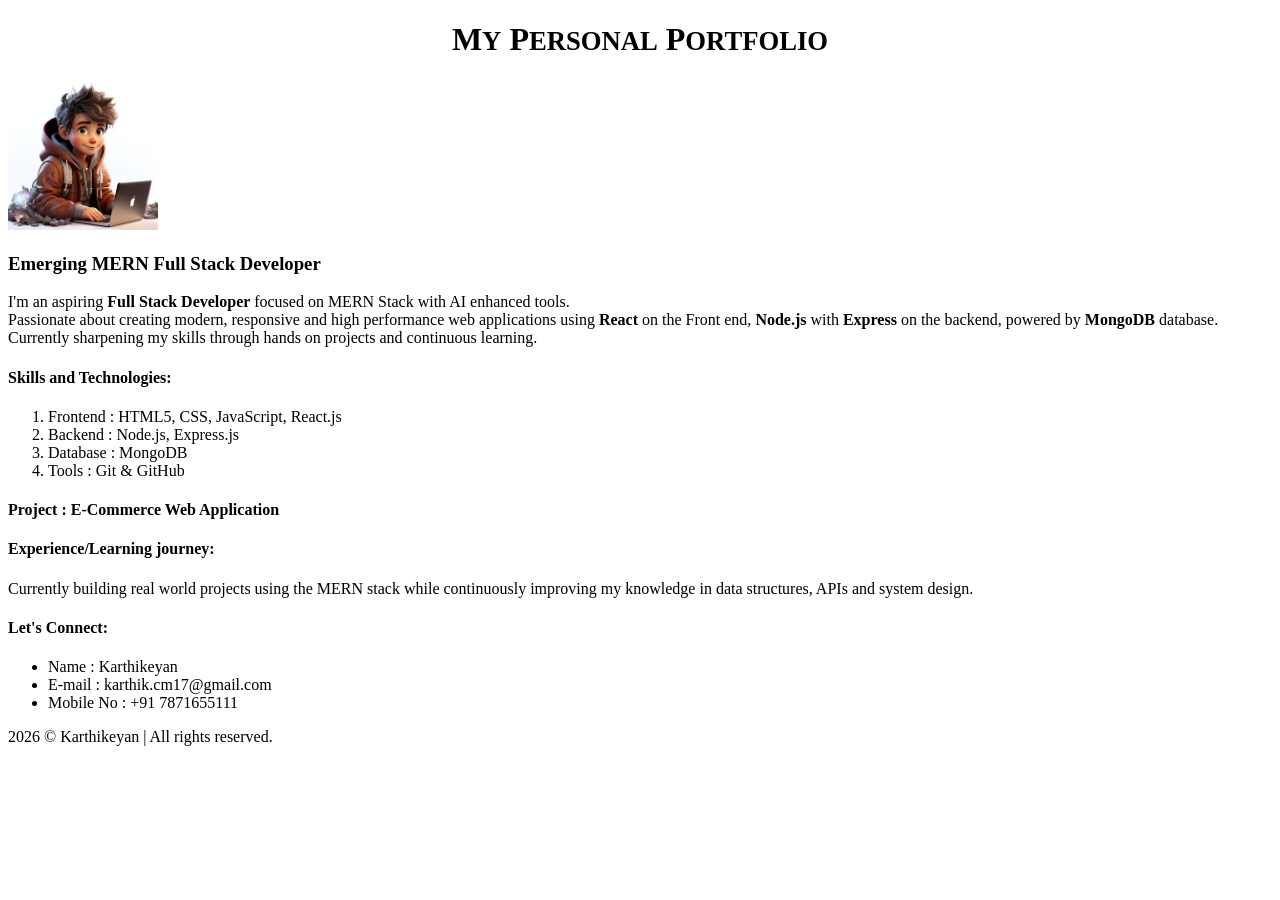
<file: Assignment1/index.html>
<!-- Assignment1-Building a Personal Portfolio Webpage using HTML -->

<!DOCTYPE html>
<html lang="en">

<head>
    <meta charset="UTF-8">
    <meta name="viewport" content="width=device-width, initial-scale=1.0">
    <meta name="portfolio" content="About myself">
    <title>My Portfolio</title>
</head>

<body>
    <header align="center">
        <h1> M<small>Y</small> P<small>ERSONAL</small> P<small>ORTFOLIO </small></h1>
    </header>
    <main>
        <img width="150" height="150" src="Coder Boy.jpg" alt="My Pic">
        <div>
            <H3>Emerging MERN Full Stack Developer</H3>
        </div>
        <p>I'm an aspiring <span> <b>Full Stack Developer </b></span> focused on MERN Stack with AI enhanced tools.<br>
            Passionate about creating modern, responsive and high performance web applications
            using <b>React</b> on the Front end, <b>Node.js</b> with <b>Express</b> on the backend, powered by
            <b>MongoDB</b> database.
            Currently sharpening my skills through hands on projects and continuous learning.
        </p>
        <div>
            <h4>Skills and Technologies:</h4>
            <ol>
                <li> Frontend : HTML5, CSS, JavaScript, React.js</li>
                <li> Backend : Node.js, Express.js </li>
                <li> Database : MongoDB </li>
                <li> Tools : Git & GitHub</li>
            </ol>
        </div>

        <div>
            <h4>Project : E-Commerce Web Application</h4>
        </div>
        <div>
            <h4>Experience/Learning journey:</h4>
            Currently building real world projects using the MERN stack while continuously
            improving my knowledge in data structures, APIs and system design.
        </div>
        <div>
            <h4>Let's Connect:</h4>
            <ul>
                <li> Name : Karthikeyan</li>
                <li> E-mail : karthik.cm17@gmail.com</li>
                <li> Mobile No : +91 7871655111</li>
            </ul>
        </div>
    </main>
    <footer>
        2026 &copy; Karthikeyan | All rights reserved.
    </footer>
</body>

</html>
</file>
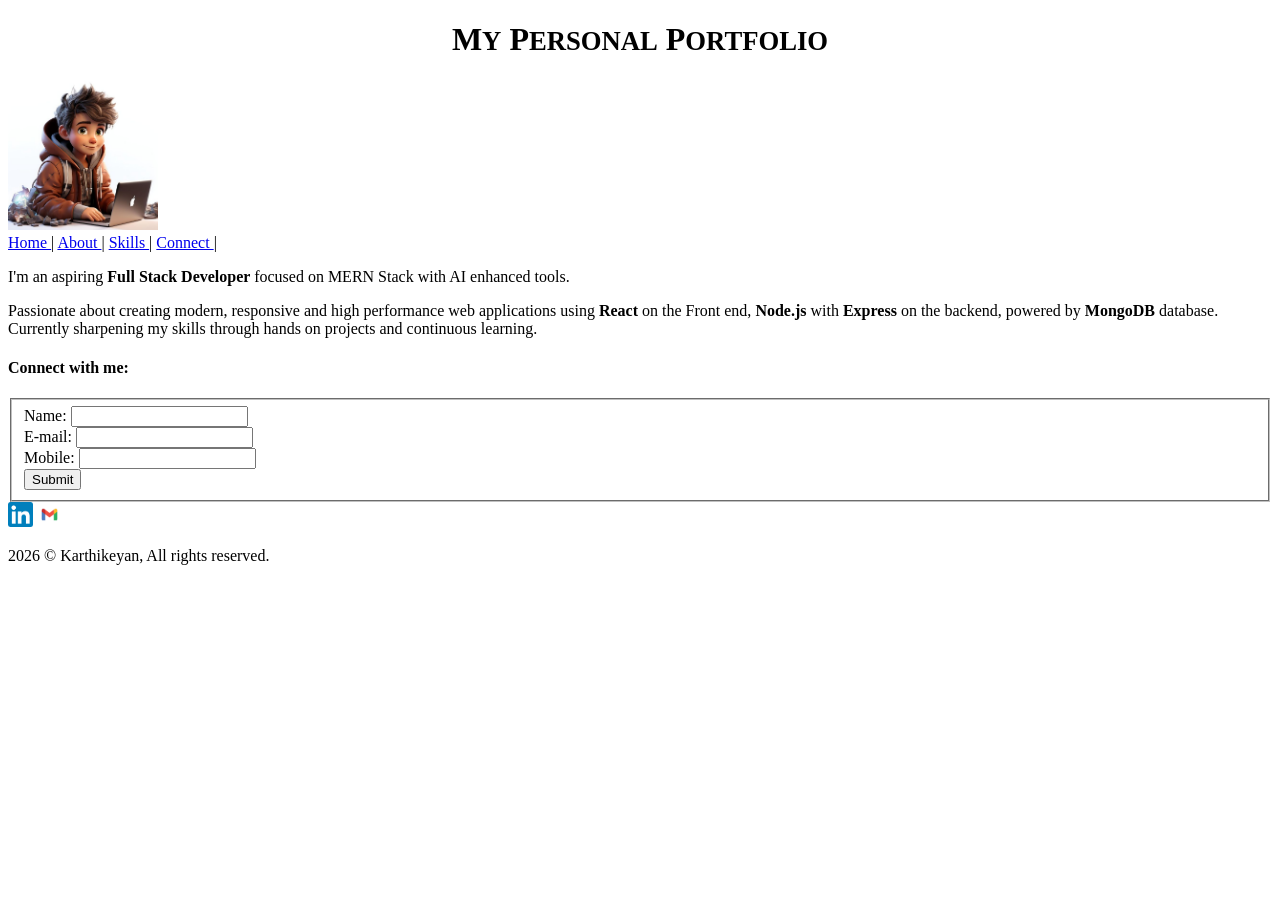
<file: Assignment2/index.html>
<!-- Assignment2-Building a Personal Portfolio with a Contact Form -->

<!DOCTYPE html>
<html lang="en">

<head>
    <meta charset="UTF-8">
    <meta name="viewport" content="width=device-width, initial-scale=1.0">
    <meta name="My Portfolio" content="About Myself">
    <title>My Portfolio</title>
</head>

<body>
    <header align="center">
        <h1> M<small>Y</small> P<small>ERSONAL</small> P<small>ORTFOLIO </small></h1>
    </header>
    <main>
        <img width="150" height="150" src="assets/Coder Boy.jpg">
        <nav>
            <a href="index.html">Home </a>|
            <a href="About.html">About </a>|
            <a href="skills.html"> Skills </a>|
            <a href="contact.html"> Connect </a>|
        </nav>
        <p>I'm an aspiring <span> <b>Full Stack Developer </b></span> focused on MERN Stack with AI enhanced tools.</p>
        <p>Passionate about creating modern, responsive and high performance web applications
            using <b>React</b> on the Front end, <b>Node.js</b> with <b>Express</b> on the backend, powered by
            <b>MongoDB</b> database. <br>
            Currently sharpening my skills through hands on projects and continuous learning.
        </p>
        <h4>Connect with me:</h4>
        <form action="contact.html">
            <fieldset>
            <section>
                <label>Name: </label>
                <input type="text" required>
            </section>
            <section>
                <label>E-mail: </label>
                <input type="email" required>
            </section>
            <section>
                <label>Mobile:</label>
                <input type="tel" required>
            </section>
            <button>Submit</button>
            </fieldset>
        </form>
    </main>

    <footer>
        <a href="https://www.linkedin.com/in/karthik-chandrasekar-14732017/" target="_blank"><img width="25" height="25"
                src="assets/LinkedIn_icon.svg.png"></a>
        <a href="mailto: karthik.cm17@gmail.com" target="_blank"> <img width="25" height="25"
                src="assets/gmail.jpg"></a>
        <p>2026 &copy; Karthikeyan, All rights reserved.</p>
    </footer>

</body>

</html>
</file>
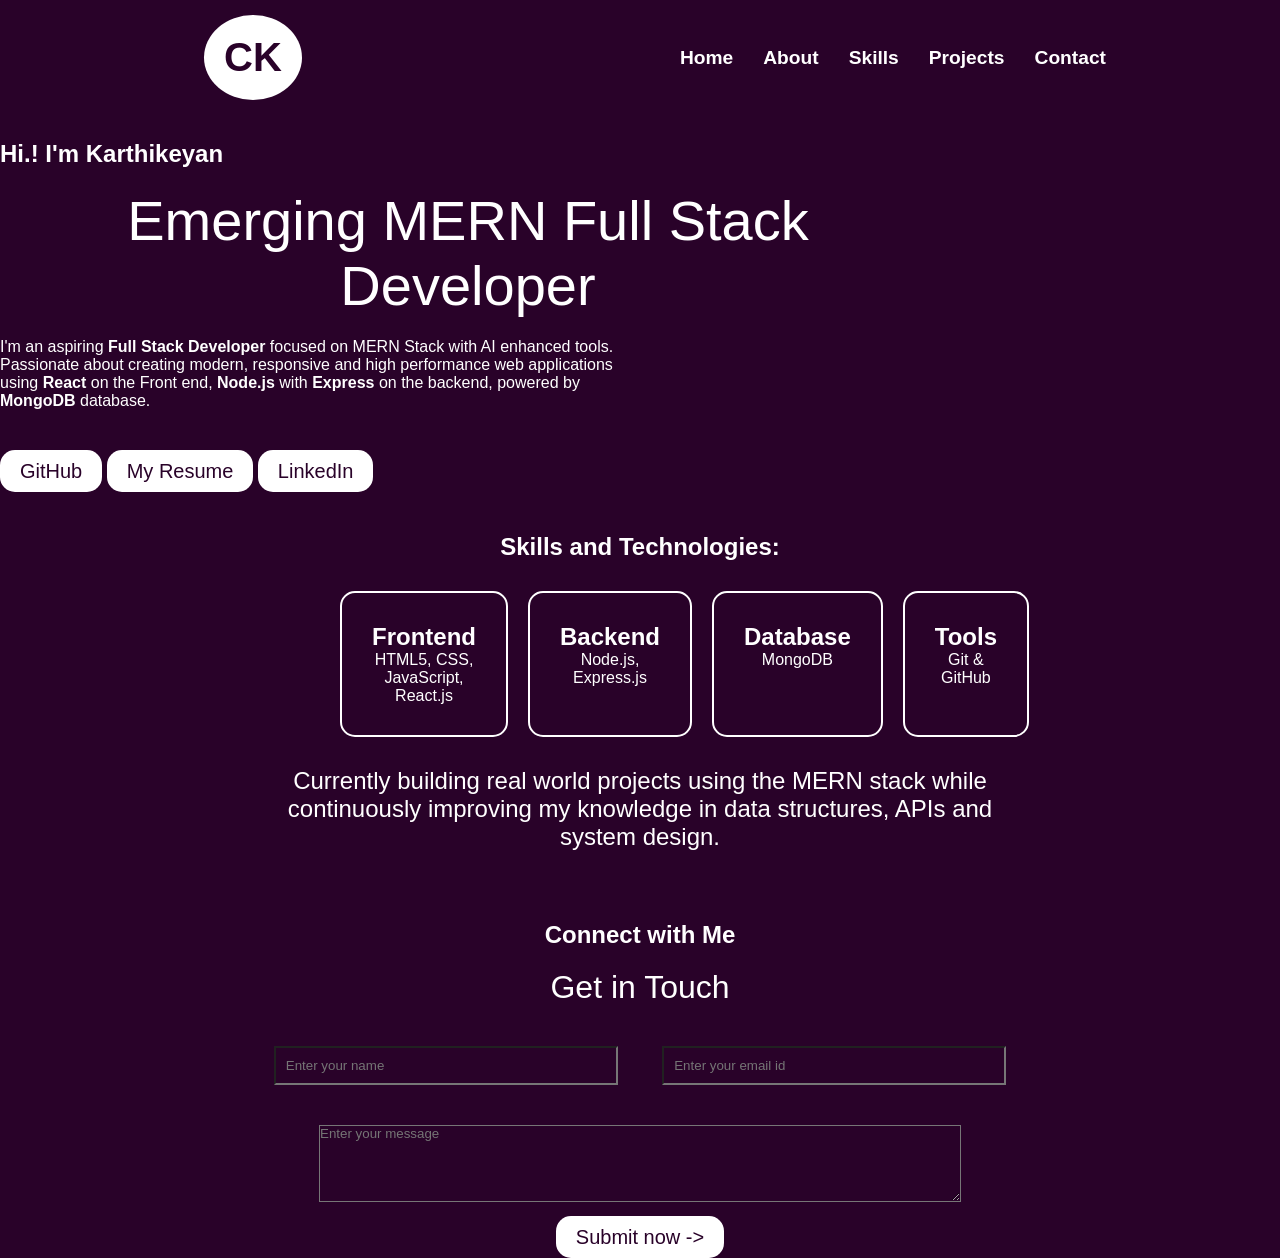
<file: Assignment3/index.html>
<!-- Assignment3-Styling a Personal Portfolio with CSS3 -->

<!DOCTYPE html>
<html lang="en">

<head>
    <meta charset="UTF-8">
    <meta name="viewport" content="width=device-width, initial-scale=1.0">
    <meta name="portfolio" content="personal portfolio with CSS">
    <title>Karthikeyan</title>
    <link rel="stylesheet" href="style.css">
</head>
<body>
    <nav class="navbar">
        <div class="cont-nav">
            <a href class="logo" src="#home">CK</a>
            <ul class="navlinks">
                <li><a href="#home">Home</a></li>
                <li><a href="#about">About</a></li>
                <li><a href="#skills">Skills</a></li>
                <li><a href="#projects">Projects</a></li>
                <li><a href="#contact">Contact</a></li>
            </ul>
        </div>
    </nav>
    <div class="maincont">
        <section id="home">
            <h1>Hi.! I'm Karthikeyan </h1>
            <p class="title">Emerging MERN Full Stack Developer</p>
            <p class="cont-home">I'm an aspiring <span> <b>Full Stack Developer </b></span> focused on MERN Stack with
                AI enhanced tools.<br>
                Passionate about creating modern, responsive and high performance web applications
                using <b>React</b> on the Front end, <b>Node.js</b> with <b>Express</b> on the backend, powered by
                <b>MongoDB</b> database.
            </p>
            <div class="links">
                <a href="#">GitHub</a>
                <a href="#">My Resume</a>
                <a href="#">LinkedIn</a>
            </div>
        </section>
        <section id="skills">
            <h1>Skills and Technologies:</h1>
            <div class="skill-card">
                <div class="card">
                    <h2>Frontend</h2>
                    <p>HTML5, CSS, JavaScript, React.js</p>
                </div>
                <div class="card">
                    <h2>Backend</h2>
                    <p>Node.js, Express.js</p>
                </div>
                <div class="card">
                    <h2>Database </h2>
                    <p>MongoDB</p>
                </div>
                <div class="card">
                    <h2>Tools</h2>
                    <p>Git & GitHub</p>
                </div>
            </div>
            <p class="learn">Currently building real world projects using the MERN stack while continuously improving my
                knowledge in data structures, APIs and system design.
            </p>
        </section>
        <section id="contact">
            <div class="contact-cont">
                <h2>Connect with Me</h2>
                <p class="contact-title">Get in Touch</p>
                </p>
                <div class="cont-form">
                    <form>
                        <input type="text" placeholder="Enter your name">
                        <input type="email" placeholder="Enter your email id"><br>
                        <textarea rows="5" placeholder="Enter your message"></textarea>
                    </form>
                </div>
                <div class="links">
                    <a href="#">Submit now -></a>
                </div>
            </div>
</body>
</html>
</file>
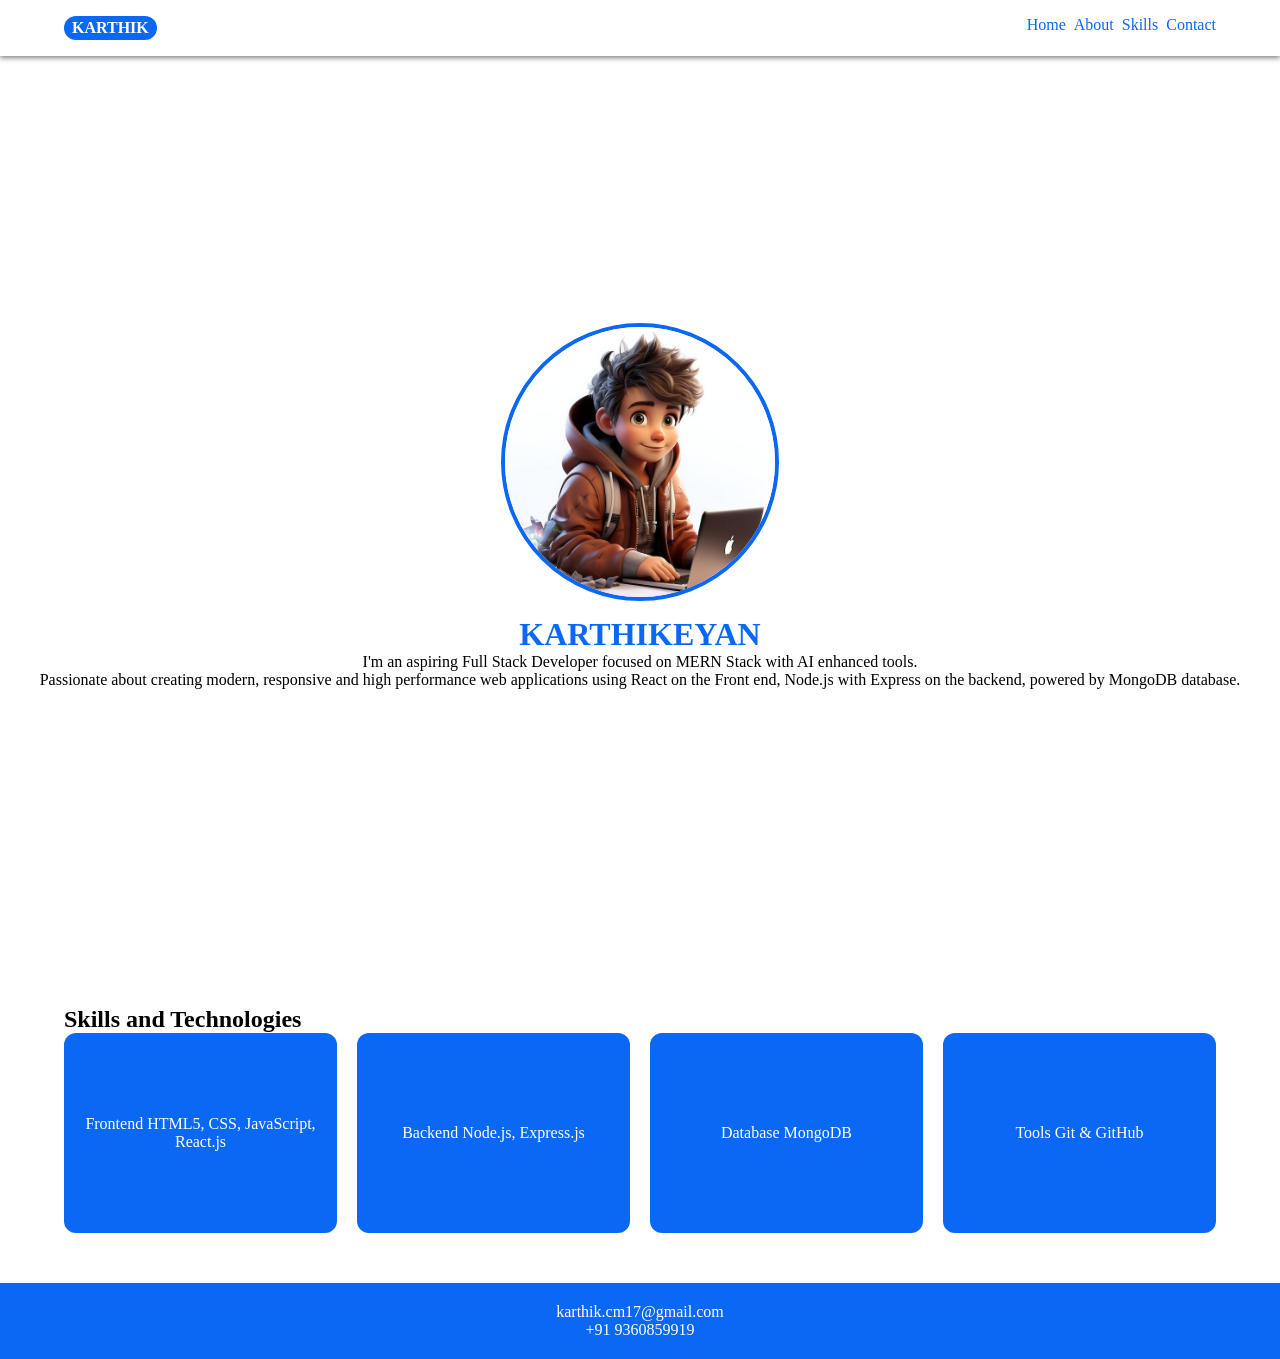
<file: Assignment4/index.html>
<!-- Assignment4-Make the portfolio responsive using CSS -->

<!DOCTYPE html>
<html lang="en">

<head>
    <meta charset="UTF-8">
    <meta name="viewport" content="width=device-width, initial-scale=1.0">
    <meta name="Portfolio" content="responsive portfolio with CSS">
    <title>Karthikeyan</title>
    <link rel="stylesheet" href="style.css">
</head>

<body>
    <nav class="navbar">
        <div class="logo">KARTHIK</div>
        <ul class="navlinks">
            <li><a href="#home">Home</a></li>
            <li><a href="#About">About</a></li>
            <li><a href="#Skills">Skills</a></li>
            <li><a href="#Contact">Contact</a></li>
            </div>
    </nav>
    <header id="about" class="cont-about">
        <img class="image" src="Coder Boy.jpg">
        <H1 class="highlight">KARTHIKEYAN</H1>
        <p>I'm an aspiring Full Stack Developer focused on MERN Stack with AI enhanced tools.</p>
        <p>Passionate about creating modern, responsive and high performance web applications using React on the Front
            end, Node.js with Express on the backend, powered by MongoDB database.</p>
    </header>

    <section id="skills" class="skill-main">
        <h2>Skills and Technologies</h2>
        <div class="cont-skills">
            <div class="skill-card">Frontend HTML5, CSS, JavaScript, React.js</div>
            <div class="skill-card">Backend Node.js, Express.js</div>
            <div class="skill-card">Database MongoDB</div>
            <div class="skill-card">Tools Git & GitHub</div>
        </div>
    </section>

    <footer class="footer">
        <p>karthik.cm17@gmail.com</p>
        <p>+91 9360859919</p>
    </footer>
</body>
</html>
</file>
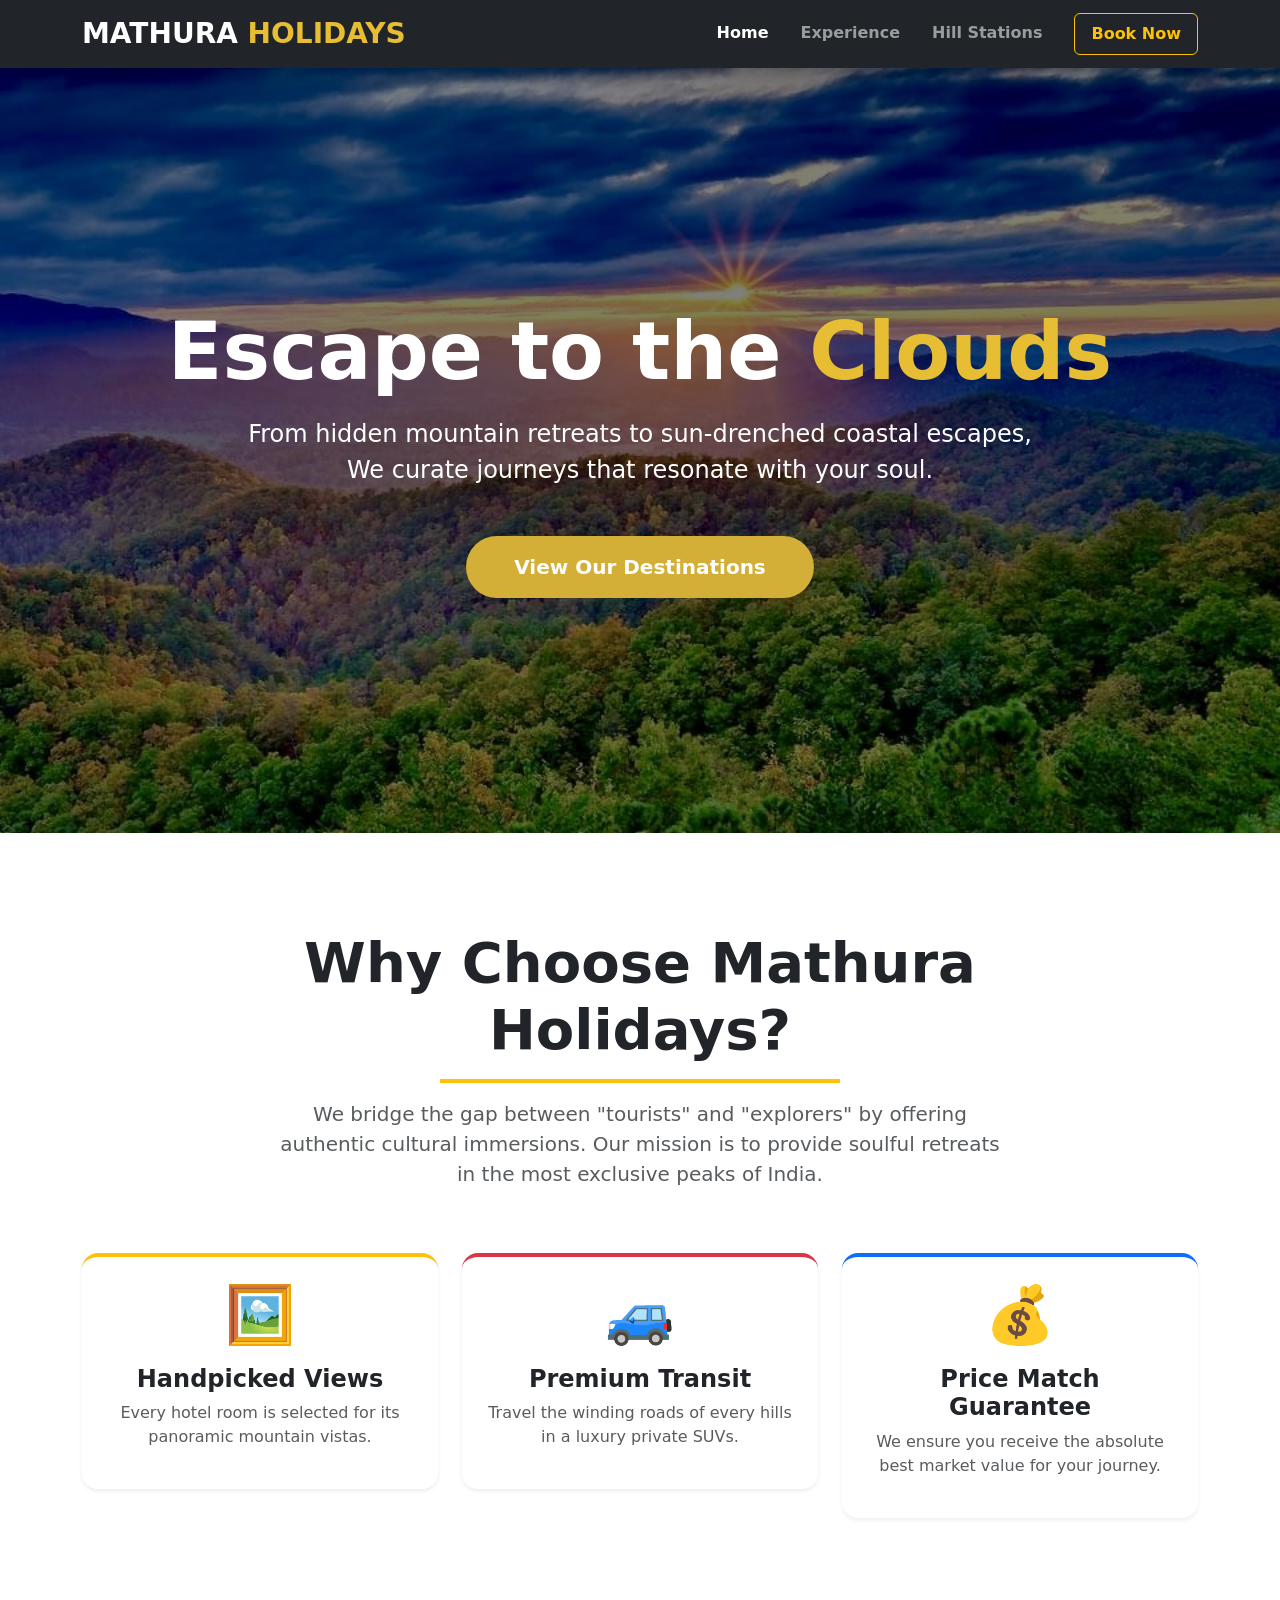
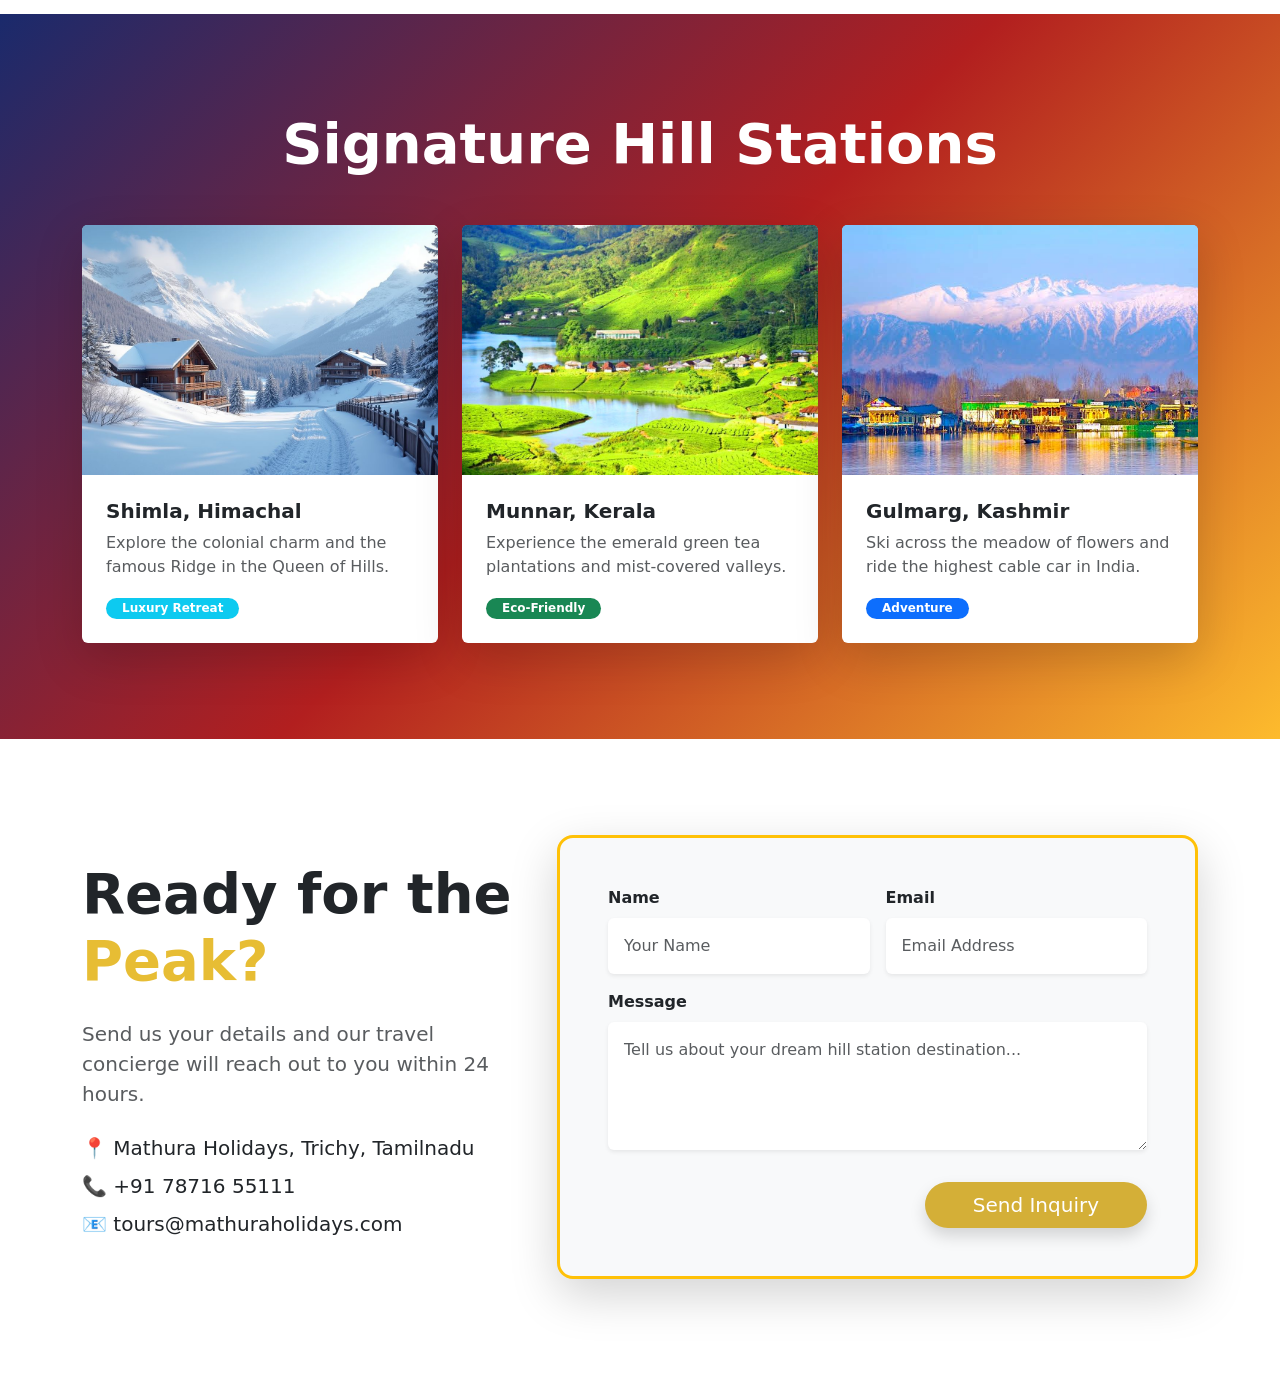
<file: Assignment6/index.html>
<!-- Assignment6-To Build a Responsive Travel Web App Landing Page -->

<!DOCTYPE html>
<html lang="en">

<head>
    <meta charset="UTF-8">
    <meta name="viewport" content="width=device-width, initial-scale=1.0">
    <meta name="Mathura Holidays" content="Responsive Travel Web application">
    <title>Mathura Holidays | Premium Hill Station retreat</title>
    <link href="https://cdn.jsdelivr.net/npm/bootstrap@5.3.8/dist/css/bootstrap.min.css" rel="stylesheet"
        integrity="sha384-sRIl4kxILFvY47J16cr9ZwB07vP4J8+LH7qKQnuqkuIAvNWLzeN8tE5YBujZqJLB" crossorigin="anonymous">

    <style>
        .text-yellow {
            color: #e7bd34;
        }

        .btn-gold {
            background-color: #d4af37;
            color: white;
            border: none;
        }

        .bg-gradient-indigo {
            background: linear-gradient(135deg, #1a2a6c, #b21f1f, #fdbb2d);
        }
    </style>

</head>

<body class="bg-light">
    <nav class="navbar navbar-expand-lg navbar-dark bg-dark sticky-top shadow">
        <div class="container">
            <a class="navbar-brand fs-3 fw-bold" href="#">MATHURA <span class="text-yellow">HOLIDAYS</span></a>
            <button class="navbar-toggler" type="button" data-bs-toggle="collapse" data-bs-target="#navbarNav">
                <span class="navbar-toggler-icon"></span>
            </button>
            <div class="collapse navbar-collapse" id="navbarNav">
                <ul class="navbar-nav ms-auto fw-semibold">
                    <li class="nav-item"><a class="nav-link px-3 active" href="#home">Home</a></li>
                    <li class="nav-item"><a class="nav-link px-3" href="#experience">Experience</a></li>
                    <li class="nav-item"><a class="nav-link px-3" href="#destinations">Hill Stations</a></li>
                    <li class="nav-item"><a class="nav-link px-3 border border-warning rounded text-warning ms-lg-3"
                            href="#contact">Book Now</a></li>
                </ul>
            </div>
        </div>
    </nav>

    <section id="home" class="d-flex align-items-center text-center text-white"
        style="height: 85vh; background: linear-gradient(rgba(0,0,0,0.5), rgba(0,0,0,0.5)), url('Assets/hill.jpg') center/cover no-repeat;">
        <div class="container">
            <h1 class="display-1 fw-bold mb-3 ">Escape to the <span class="text-yellow">Clouds</span></h1>
            <p class="fs-4 mb-5 fw-light">From hidden mountain retreats to sun-drenched coastal escapes,<br> We curate
                journeys that resonate with your soul.</p>
            <a href="#destinations" class="btn btn-gold btn-lg rounded-pill px-5 py-3 fs-5 fw-bold shadow-lg">View Our
                Destinations</a>
        </div>
    </section>

    <section id="experience" class="py-5 bg-white">
        <div class="container py-lg-5">
            <div class="row text-center mb-5">
                <div class="col-lg-8 mx-auto">
                    <h2 class="display-4 fw-bold text-dark">Why Choose Mathura Holidays?</h2>
                    <div class="bg-warning mx-auto my-3" style="width: 400px; height: 4px;"></div>
                    <p class="text-muted fs-5">We bridge the gap between "tourists" and "explorers" by offering
                        authentic cultural immersions. Our mission is to provide soulful retreats in the most exclusive
                        peaks of India.</p>
                </div>
            </div>
            <div class="row g-4">
                <div class="col-md-4">
                    <div class="p-4 text-center rounded-4 shadow-sm border-top border-warning border-4">
                        <div class="display-4 text-warning mb-3">🖼️</div>
                        <h4 class="fw-bold">Handpicked Views</h4>
                        <p class="text-muted">Every hotel room is selected for its panoramic mountain vistas.</p>
                    </div>
                </div>
                <div class="col-md-4">
                    <div class="p-4 text-center rounded-4 shadow-sm border-top border-danger border-4">
                        <div class="display-4 text-danger mb-3">🚙</div>
                        <h4 class="fw-bold">Premium Transit</h4>
                        <p class="text-muted">Travel the winding roads of every hills in a luxury private SUVs.</p>
                    </div>
                </div>
                <div class="col-md-4">
                    <div class="p-4 text-center rounded-4 shadow-sm border-top border-primary border-4">
                        <div class="display-4 text-primary mb-3">💰</div>
                        <h4 class="fw-bold">Price Match Guarantee</h4>
                        <p class="text-muted">We ensure you receive the absolute best market value for your journey.</p>
                    </div>
                </div>
            </div>
        </div>
    </section>

    <section id="destinations" class="py-5 bg-gradient-indigo text-white">
        <div class="container py-lg-5">
            <div class="text-center mb-5">
                <h2 class="display-4 fw-bold">Signature Hill Stations</h2>
            </div>
            <div class="row g-4">
                <div class="col-12 col-md-6 col-lg-4">
                    <div class="card h-100 border-0 shadow-lg text-dark">
                        <img src="Assets/Shimla.jpg" class="card-img-top" style="height: 250px; object-fit: cover;"
                            alt="Shimla">
                        <div class="card-body p-4">
                            <h5 class="fw-bold">Shimla, Himachal</h5>
                            <p class="text-muted">Explore the colonial charm and the famous Ridge in the Queen of Hills.
                            </p>
                            <span class="badge bg-info rounded-pill px-3">Luxury Retreat</span><br>
                            <!-- <span class="badge bg-danger rounded-pill ">Package details</span> -->

                        </div>
                    </div>
                </div>
                <div class="col-12 col-md-6 col-lg-4">
                    <div class="card h-100 border-0 shadow-lg text-dark">
                        <img src="Assets/Munnar.jpg" class="card-img-top" style="height: 250px; object-fit: cover;"
                            alt="Munnar">
                        <div class="card-body p-4">
                            <h5 class="fw-bold">Munnar, Kerala</h5>
                            <p class="text-muted">Experience the emerald green tea plantations and mist-covered valleys.
                            </p>
                            <span class="badge bg-success rounded-pill px-3">Eco-Friendly</span>
                        </div>
                    </div>
                </div>
                <div class="col-12 col-md-6 col-lg-4 d-md-none d-lg-block">
                    <div class="card h-100 border-0 shadow-lg text-dark">
                        <img src="Assets/Gulmarg.jpg" class="card-img-top" style="height: 250px; object-fit: cover;"
                            alt="Gulmarg">
                        <div class="card-body p-4">
                            <h5 class="fw-bold">Gulmarg, Kashmir</h5>
                            <p class="text-muted">Ski across the meadow of flowers and ride the highest cable car in
                                India.</p>
                            <span class="badge bg-primary rounded-pill px-3">Adventure</span>
                        </div>
                    </div>
                </div>
            </div>
        </div>
    </section>

    <section id="contact" class="py-5 bg-white">
        <div class="container py-5">
            <div class="row align-items-center">
                <div class="col-lg-5 mb-5 mb-lg-0">
                    <h2 class="display-4 fw-bold mb-4 text-dark">Ready for the <span class="text-yellow">Peak?</span></h2>
                    <p class="fs-5 text-muted mb-4">Send us your details and our travel concierge will reach out to you within 24 hours.</p>
                    <ul class="list-unstyled fs-5">
                        <li class="mb-2">📍 Mathura Holidays, Trichy, Tamilnadu</li>
                        <li class="mb-2">📞 +91 78716 55111</li>
                        <li class="mb-2">📧 tours@mathuraholidays.com</li>
                    </ul>
                </div>
                <div class="col-lg-7">
                    <div class="p-4 p-md-5 bg-light rounded-4 shadow-lg border border-warning border-3">
                        <form>
                            <div class="row g-3">
                                <div class="col-md-6">
                                    <label class="form-label fw-bold">Name</label>
                                    <input type="text" class="form-control p-3 border-0 shadow-sm" placeholder="Your Name" required>
                                </div>
                                <div class="col-md-6">
                                    <label class="form-label fw-bold">Email</label>
                                    <input type="email" class="form-control p-3 border-0 shadow-sm" placeholder="Email Address" required>
                                </div>
                                <div class="col-12">
                                    <label class="form-label fw-bold">Message</label>
                                    <textarea class="form-control p-3 border-0 shadow-sm" rows="4" placeholder="Tell us about your dream hill station destination..."></textarea>
                                </div>
                                <div class="col-12 text-end">
                                    <button type="submit" class="btn btn-gold btn-lg rounded-pill px-5 shadow mt-3">Send Inquiry</button>
                                </div>
                            </div>
                        </form>
                    </div>
                </div>
            </div>
        </div>
    </section>

    <script src="https://cdn.jsdelivr.net/npm/bootstrap@5.3.8/dist/js/bootstrap.bundle.min.js"
        integrity="sha384-FKyoEForCGlyvwx9Hj09JcYn3nv7wiPVlz7YYwJrWVcXK/BmnVDxM+D2scQbITxI"
        crossorigin="anonymous"></script>
</body>

</html>
</file>
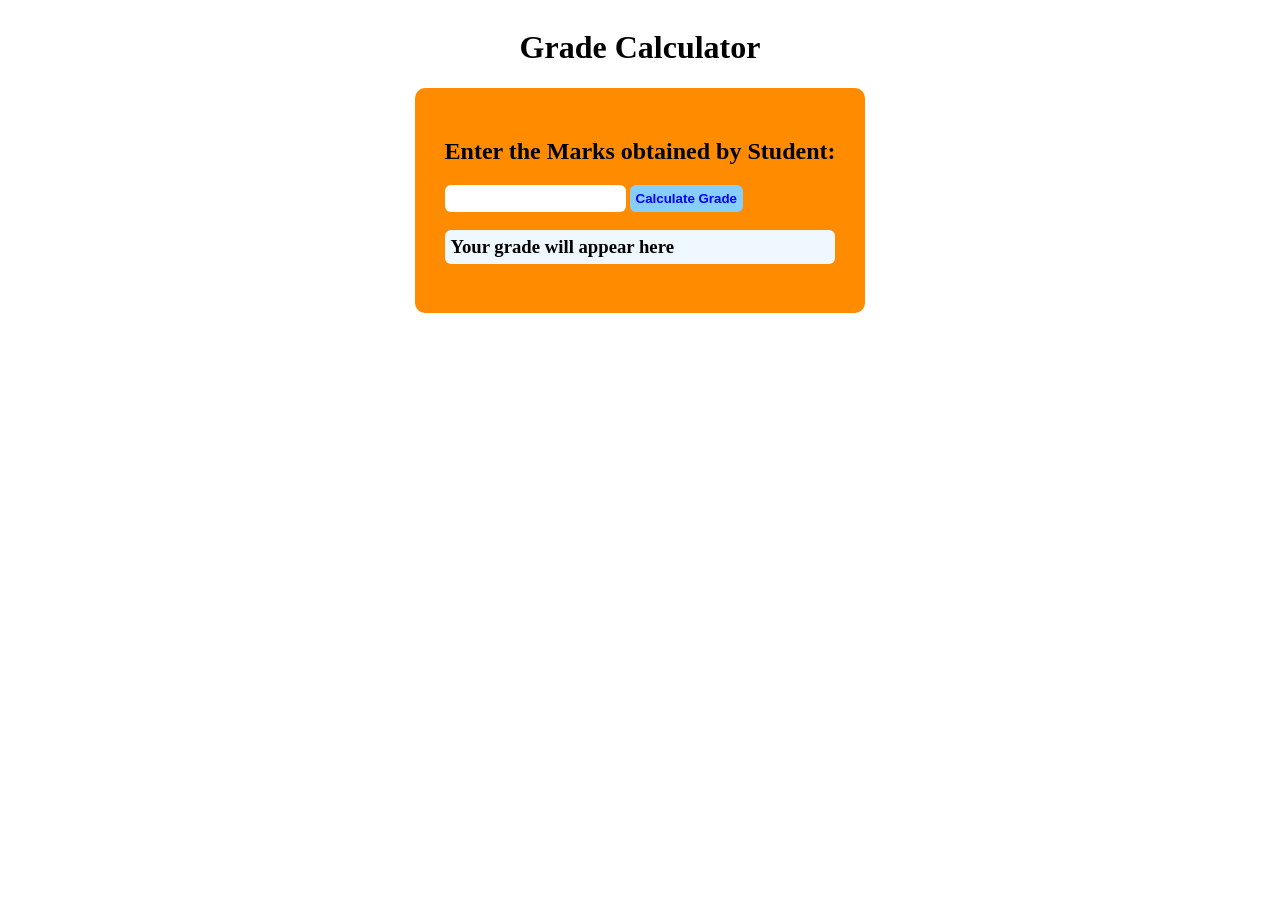
<file: Assignment7/index.html>
<!-- Assignment 7 - Simple Grade Calculator with Conditional Statements -->

<!DOCTYPE html>
<html lang="en">

<head>
    <meta charset="UTF-8">
    <meta name="viewport" content="width=device-width, initial-scale=1.0">
    <meta name="Grade Calculator" content="Simple Grade Calculator with Conditional Statements">
    <title>Grade Calculator</title>
    <link rel="stylesheet" href="style.css">
</head>

<body>
    <div class="container">
        <h1>Grade Calculator</h1>

        <div class="input-container">
            <h2>Enter the Marks obtained by Student:</h2>
            <input type="number" id="markinput">
            <button onclick="gradecalculator()" class="btn">Calculate Grade</button>
            <h3 id="gradeResult">Your grade will appear here</h3>
        </div>

    </div>

    <script src="script.js"></script>
</body>

</html>
</file>
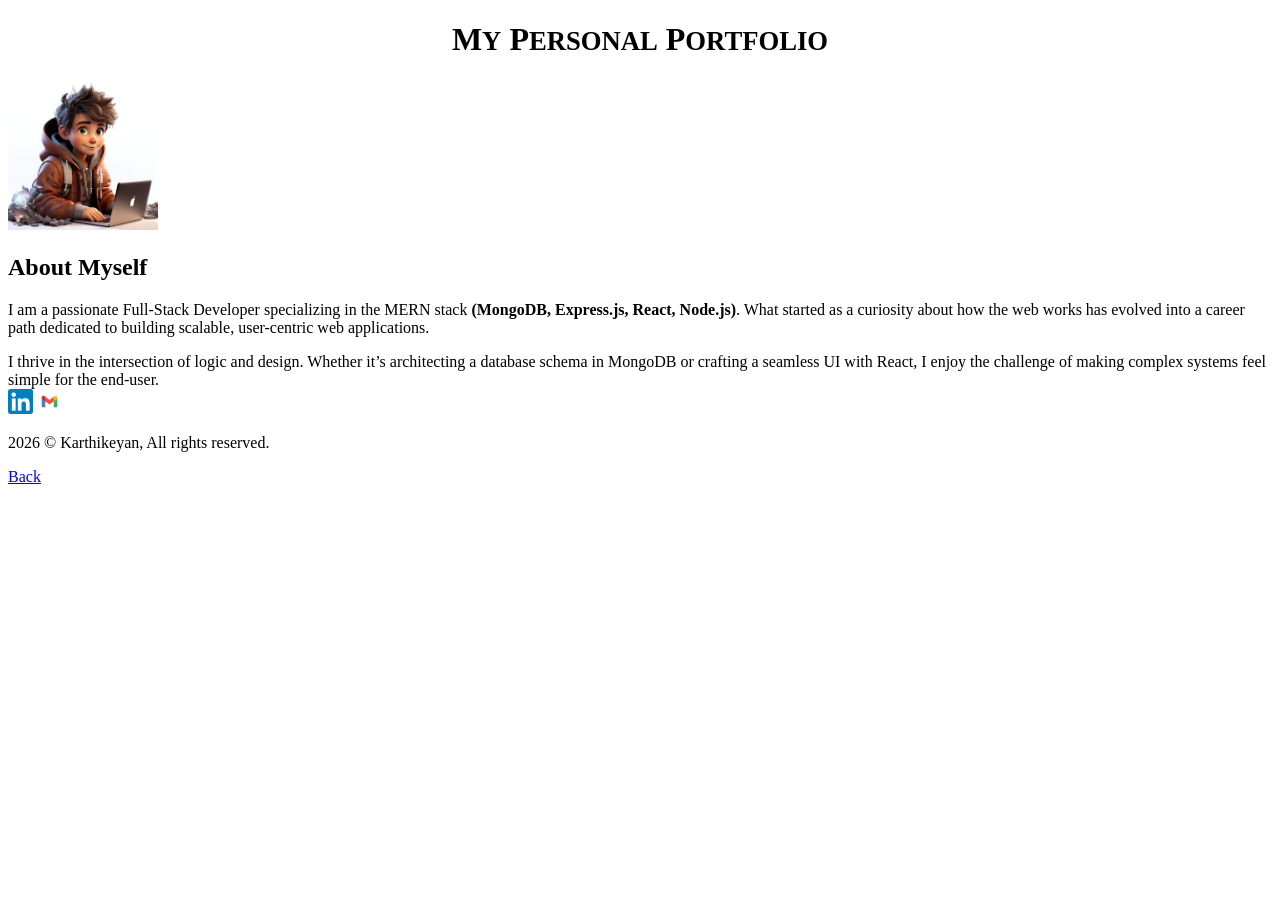
<file: Assignment2/About.html>
<!DOCTYPE html>
<html lang="en">

<head>
    <meta charset="UTF-8">
    <meta name="viewport" content="width=device-width, initial-scale=1.0">
    <meta name="My Portfolio" content="About Myself">
    <title>About Myself</title>
</head>

<body>
    <header align="center">
        <h1> M<small>Y</small> P<small>ERSONAL</small> P<small>ORTFOLIO </small></h1>
    </header>
    <main>
        <img width="150" height="150" src="assets/Coder Boy.jpg">
        <h2>About Myself</h2>
        <article>
            <p>I am a passionate Full-Stack Developer specializing in the MERN stack <b>(MongoDB, Express.js, React,
                    Node.js)</b>.
                What started as a curiosity about how the web works has evolved into a career path dedicated to building
                scalable, user-centric web applications.</p>
            I thrive in the intersection of logic and design. Whether it’s architecting a database schema in MongoDB or
            crafting a seamless UI with React,
            I enjoy the challenge of making complex systems feel simple for the end-user.
        </article>
        
    </main>
    <footer>
        <a href="https://www.linkedin.com/in/karthik-chandrasekar-14732017/" target="_blank"><img width="25" height="25"
                src="assets/LinkedIn_icon.svg.png"></a>
        <a href="mailto: karthik.cm17@gmail.com" target="_blank"> <img width="25" height="25"
                src="assets/gmail.jpg"></a>
        <p>2026 &copy; Karthikeyan, All rights reserved.</p>
        <a href="index.html">Back</a>
    </footer>

</body>

</html>
</file>
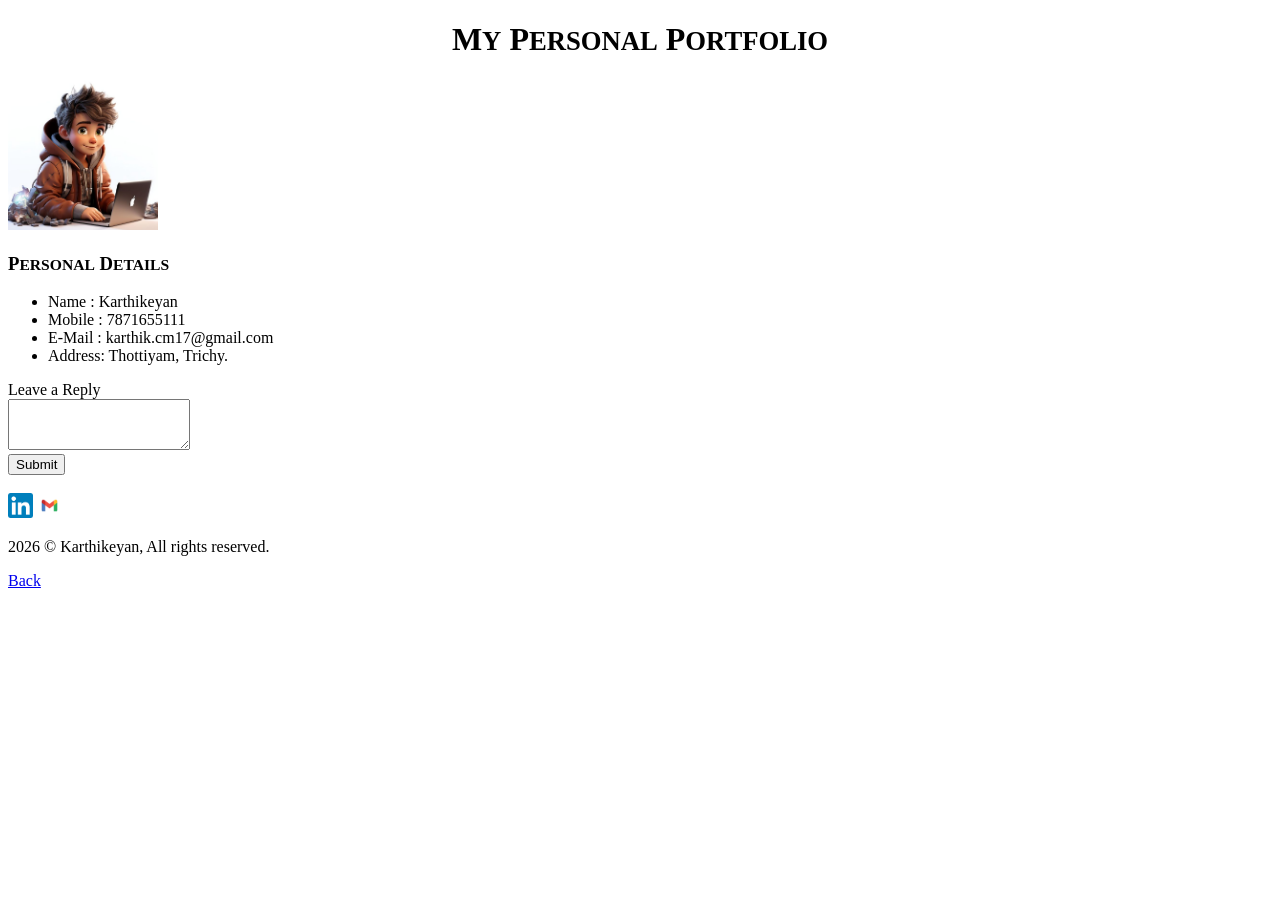
<file: Assignment2/contact.html>
<!DOCTYPE html>
<html lang="en">

<head>
    <meta charset="UTF-8">
    <meta name="viewport" content="width=device-width, initial-scale=1.0">
    <meta name="My Portfolio" content="About Myself">
    <title>Ping Me</title>
</head>

<body>
    <header align="center">
        <div>
            <h1> M<small>Y</small> P<small>ERSONAL</small> P<small>ORTFOLIO </small></h1>
        </div>
    </header>
    <main>
        <p><img width="150" height="150" src="assets/Coder Boy.jpg"></p>
        <h3>P<small>ERSONAL</small> D<small>ETAILS</small></h3>
        <ul>
            <li> Name : Karthikeyan</li>
            <li> Mobile : 7871655111</li>
            <li> E-Mail : karthik.cm17@gmail.com </li>
            <li> Address: Thottiyam, Trichy. </li>

        </ul>
        <form>
            <label>Leave a Reply</label>
            <div><textarea rows="3"></textarea></div>
            <button>Submit</button><br><br>
        </form>
    </main>
    <footer>
            <a href="https://www.linkedin.com/in/karthik-chandrasekar-14732017/" target="_blank"><img width="25"
                    height="25" src="assets/LinkedIn_icon.svg.png"></a>
            <a href="mailto: karthik.cm17@gmail.com" target="_blank"> <img width="25" height="25"
                    src="assets/gmail.jpg"></a>
            <p>2026 &copy; Karthikeyan, All rights reserved.</p>
            <a href="index.html">Back</a>
    </footer>
</body>

</html>
</file>
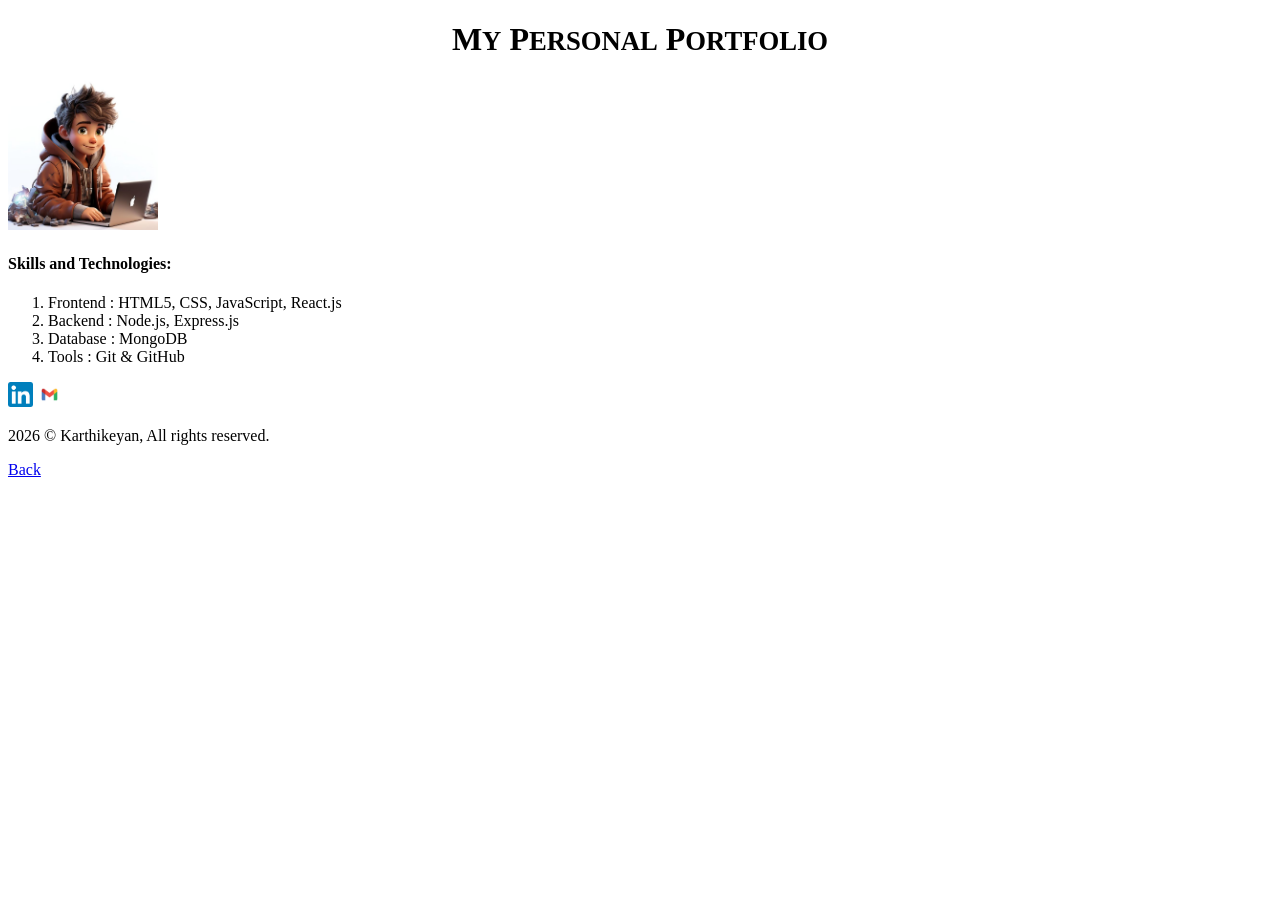
<file: Assignment2/skills.html>
<!DOCTYPE html>
<html lang="en">

<head>
    <meta charset="UTF-8">
    <meta name="viewport" content="width=device-width, initial-scale=1.0">
    <meta name="My Portfolio" content="About Myself">
    <title>Skills</title>
</head>

<body>
    <header align="center">
        <div>
            <h1> M<small>Y</small> P<small>ERSONAL</small> P<small>ORTFOLIO </small></h1>
        </div>
    </header>
    <main>
        <p><img width="150" height="150" src="assets/Coder Boy.jpg"></p>
        <div>
            <h4>Skills and Technologies:</h4>
            <ol>
                <li> Frontend : HTML5, CSS, JavaScript, React.js</li>
                <li> Backend : Node.js, Express.js </li>
                <li> Database : MongoDB </li>
                <li> Tools : Git & GitHub</li>
            </ol>
        </div>

    </main>
     <footer>
        <a href="https://www.linkedin.com/in/karthik-chandrasekar-14732017/" target="_blank"><img width="25" height="25"
                src="assets/LinkedIn_icon.svg.png"></a>
        <a href="mailto: karthik.cm17@gmail.com" target="_blank"> <img width="25" height="25" src="assets/gmail.jpg"></a>
        <p>2026 &copy; Karthikeyan, All rights reserved.</p>
        <a href="index.html">Back</a>
    </footer>
</body>

</html>
</file>
<file: Assignment3/style.css>
* {
    padding: 0;
    margin: 0;
    font-family: 'Segoe UI', Tahoma, Geneva, Verdana, sans-serif;
    background-color:rgb(41, 2, 41) ;
    color: white;
}

.navbar {
    position: fixed;
    top: 0;
    left: 0;
    width: 100%;
    padding: 15px;

}

.navbar .cont-nav {
    display: flex;
    margin: 0, auto;
    align-items: center;
    justify-content: space-around;
    padding: 0, 15px;
}

.navbar .cont-nav .logo {
    color: rgb(41, 2, 41);
    text-decoration: none;
    font-size: 2.5rem;
    font-weight: bold;
    background-color: white;
    padding: 20px;
    border-radius: 50%;
}

.navbar .cont-nav .navlinks {
    display: flex;
    gap: 30px;
    list-style: none;
}

.navbar .cont-nav .navlinks a {
    text-decoration: none;
    font-size: 1.2rem;
    font-weight: 600;
}

.maincont #home{
    padding-top: 140px;
    justify-items: center;   
    width: 100%;
}

.maincont  .title {
    font-size: 3.5rem;   
    padding: 20px 20px;
    width: 70%;
    text-align: center;
}

.maincont .cont-home {
    width: 50%;
    padding-bottom: 50px;
}

.links a {
    text-decoration: none;
    color: rgb(41, 2, 41);
    background-color: white;
    padding: 10px 20px;
    border-radius: 15px;
    font-size: 20px;
    transition: background 0.3s ease;
}

.links a:hover {
    background-color: rgb(41, 2, 41);
    color: white;
}

#skills{
    padding: 50px;
    text-align: center;
}

.skill-card{
    padding: 30px;
    max-width: 600px;
    margin: auto;
    display: flex;
    gap: 20px;
    
}
.skill-card .card{
    flex: 1;
    border: 2px solid white;
    padding: 30px;
    border-radius: 15px;
}
#skills .learn{
    font-size:x-large;
    margin-left: 200px;
    margin-right: 200px;
    padding-bottom: 20px;
}

#contact .contact-cont{
    text-align: center;

}
#contact .contact-title{
    font-size: 2rem;
    padding: 20px;
}

input{
    width: 25%;
    padding: 10px;
    margin: 20px;
}
textarea{
    width: 50%;
    margin: 20px 30px;
}
</file>
<file: Assignment4/style.css>
*{
    padding: 0;
    margin: 0;
    font-family: 'Segoe UI';
}
.navbar{
    display: flex;
    justify-content: space-between;
    padding: 1rem 5%;
    box-shadow: 0 2px 5px grey;
    position:sticky;
  
}
.navbar .logo{
    font-weight: bold;
    background: rgb(10,104,245);
    color: white;
    padding: 3px 8px;
    border-radius: 15px;

}
.navbar .navlinks{
    display: flex;
    list-style: none;
}
.navbar .navlinks a{
    color: rgb(10, 104, 245);
    margin-left: 8px;
    text-decoration: none;
}
.cont-about{
    height: 100vh;
    display: flex;
    flex-direction: column;
    justify-content: center;
    align-items: center;
    text-align: center;
    padding: 0 20px;
}
.highlight {
    color: rgb(10, 104, 245);
}
.image{
   
    width: 30vh;
    border-radius: 50%;
    border: 4px solid rgb(10, 104, 245);
    margin-bottom: 15px;
}
#skills .cont-skills{
    display: grid;
    grid-template-columns: 1fr;
    gap: 20px;
}
.skill-main{
    padding: 50px 5%;

}
.cont-skills .skill-card{
    background-color:rgb(10, 104, 245) ;
    color: white;
    display: flex;
    height: 200px;
    align-items: center;
    justify-content: center;
    text-align: center;
    border-radius: 12px;
}
.footer{
    background-color: rgb(10, 104, 245);
    color: white;
    text-align: center;
    padding: 20px; 

}
@media ( min-width : 768px) {
    #skills .cont-skills{
        grid-template-columns: repeat(2, 1fr);
    }
}
@media ( min-width : 1024px) {
    #skills .cont-skills {
        grid-template-columns: repeat(4, 1fr);
    }
}
</file>
<file: Assignment7/style.css>
.container{
    display: flex;
    flex-direction: column;
    justify-content: center;
    align-items: center;
}
.input-container{
    background-color:darkorange;
    padding: 30px;
    border-radius: 10px;
}


.btn{
    background-color: lightskyblue;
    color: blue;
    border: none;
    outline: none;
    padding: 6px;
    border-radius: 6px;
    font-weight: bold;
    cursor: pointer;
}

input{
    padding: 6px;
    outline: none;
    border: none;
    border-radius: 6px;
}

h3{

    padding: 6px;
    border: 8px;
    background-color: aliceblue;
    border-radius: 6px;
}
</file>
